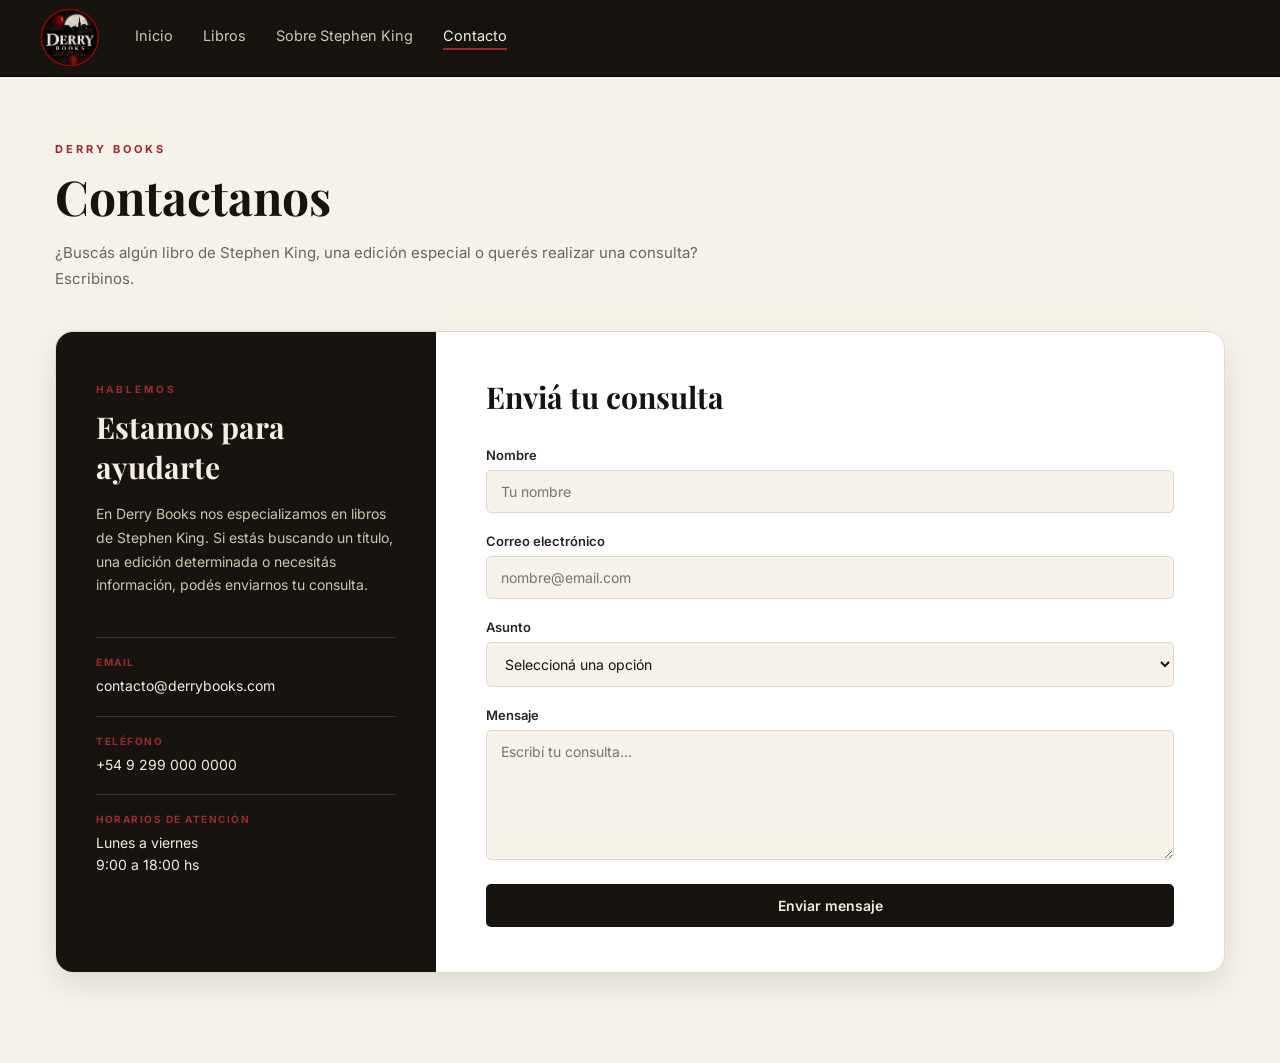
<file: Contacto.html>
<!DOCTYPE html>
<html lang="es">

<head>

  <meta charset="UTF-8">

  <meta
    name="viewport"
    content="width=device-width, initial-scale=1.0"
  >

  <title>Contacto | Derry Books</title>

  <link rel="preconnect" href="https://fonts.googleapis.com">
<link rel="icon" type="image/png" href="imagenes/logo.png">
  <link
    href="https://fonts.googleapis.com/css2?family=Playfair+Display:wght@500;600;700&family=Inter:wght@400;500;600&display=swap"
    rel="stylesheet"
  >

  <link rel="stylesheet" href="Contacto.css">

</head>


<body>


<!-- ============================================
     HEADER
     ============================================ -->

<header class="site-header">

  <div class="header-inner">

    <!-- LOGO -->

    <a class="brand" href="index.html">

      <img
        src="imagenes/logo.png"
        alt="Derry Books"
        class="brand-logo"
      >

    </a>


    <!-- NAVEGACIÓN -->

    <nav
      class="main-nav"
      aria-label="Navegación principal"
    >

      <a href="index.html">
        Inicio
      </a>

      <a href="index.html#libros">
        Libros
      </a>

      <a href="SobreKing.html">
        Sobre Stephen King
      </a>

      <a href="Contacto.html" class="active">
        Contacto
      </a>

    </nav>

  </div>

</header>



<!-- ============================================
     CONTACTO
     ============================================ -->

<main class="contact-page">

  <!-- ENCABEZADO -->

  <div class="contact-heading">

    <span class="contact-label">
      DERRY BOOKS
    </span>

    <h1>Contactanos</h1>

    <p>
      ¿Buscás algún libro de Stephen King, una edición especial
      o querés realizar una consulta? Escribinos.
    </p>

  </div>


  <!-- TARJETA -->

  <div class="contact-card">


    <!-- ========================================
         INFORMACIÓN
         ======================================== -->

    <div class="contact-info">

      <span class="info-label">
        HABLEMOS
      </span>

      <h2>
        Estamos para ayudarte
      </h2>

      <p class="info-description">
        En Derry Books nos especializamos en libros de Stephen King.
        Si estás buscando un título, una edición determinada o
        necesitás información, podés enviarnos tu consulta.
      </p>


      <!-- EMAIL -->

      <div class="info-item">

        <span class="info-title">
          EMAIL
        </span>

        <p>
          contacto@derrybooks.com
        </p>

      </div>


      <!-- TELÉFONO -->

      <div class="info-item">

        <span class="info-title">
          TELÉFONO
        </span>

        <p>
          +54 9 299 000 0000
        </p>

      </div>


      <!-- HORARIOS -->

      <div class="info-item">

        <span class="info-title">
          HORARIOS DE ATENCIÓN
        </span>

        <p>
          Lunes a viernes<br>
          9:00 a 18:00 hs
        </p>

      </div>

    </div>



    <!-- ========================================
         FORMULARIO
         ======================================== -->

    <div class="contact-form-container">

      <h2>
        Enviá tu consulta
      </h2>

      <form id="contactForm">


        <!-- NOMBRE -->

        <div class="form-group">

          <label for="nombre">
            Nombre
          </label>

          <input
            type="text"
            id="nombre"
            placeholder="Tu nombre"
            required
          >

        </div>


        <!-- EMAIL -->

        <div class="form-group">

          <label for="email">
            Correo electrónico
          </label>

          <input
            type="email"
            id="email"
            placeholder="nombre@email.com"
            required
          >

        </div>


        <!-- ASUNTO -->

        <div class="form-group">

          <label for="asunto">
            Asunto
          </label>

          <select id="asunto" required>

            <option value="">
              Seleccioná una opción
            </option>

            <option value="libro">
              Consulta por un libro
            </option>

            <option value="edicion">
              Edición especial
            </option>

            <option value="pedido">
              Consulta sobre un pedido
            </option>

            <option value="otro">
              Otra consulta
            </option>

          </select>

        </div>


        <!-- MENSAJE -->

        <div class="form-group">

          <label for="mensaje">
            Mensaje
          </label>

          <textarea
            id="mensaje"
            rows="6"
            placeholder="Escribí tu consulta..."
            required
          ></textarea>

        </div>


        <!-- BOTÓN -->

        <button
          type="submit"
          class="contact-button"
        >
          Enviar mensaje
        </button>


        <!-- MENSAJE DEL JS -->

        <p
          id="formMessage"
          class="form-message"
        ></p>

      </form>

    </div>

  </div>

</main>


<script src="Contacto.js"></script>

</body>

</html>
</file>
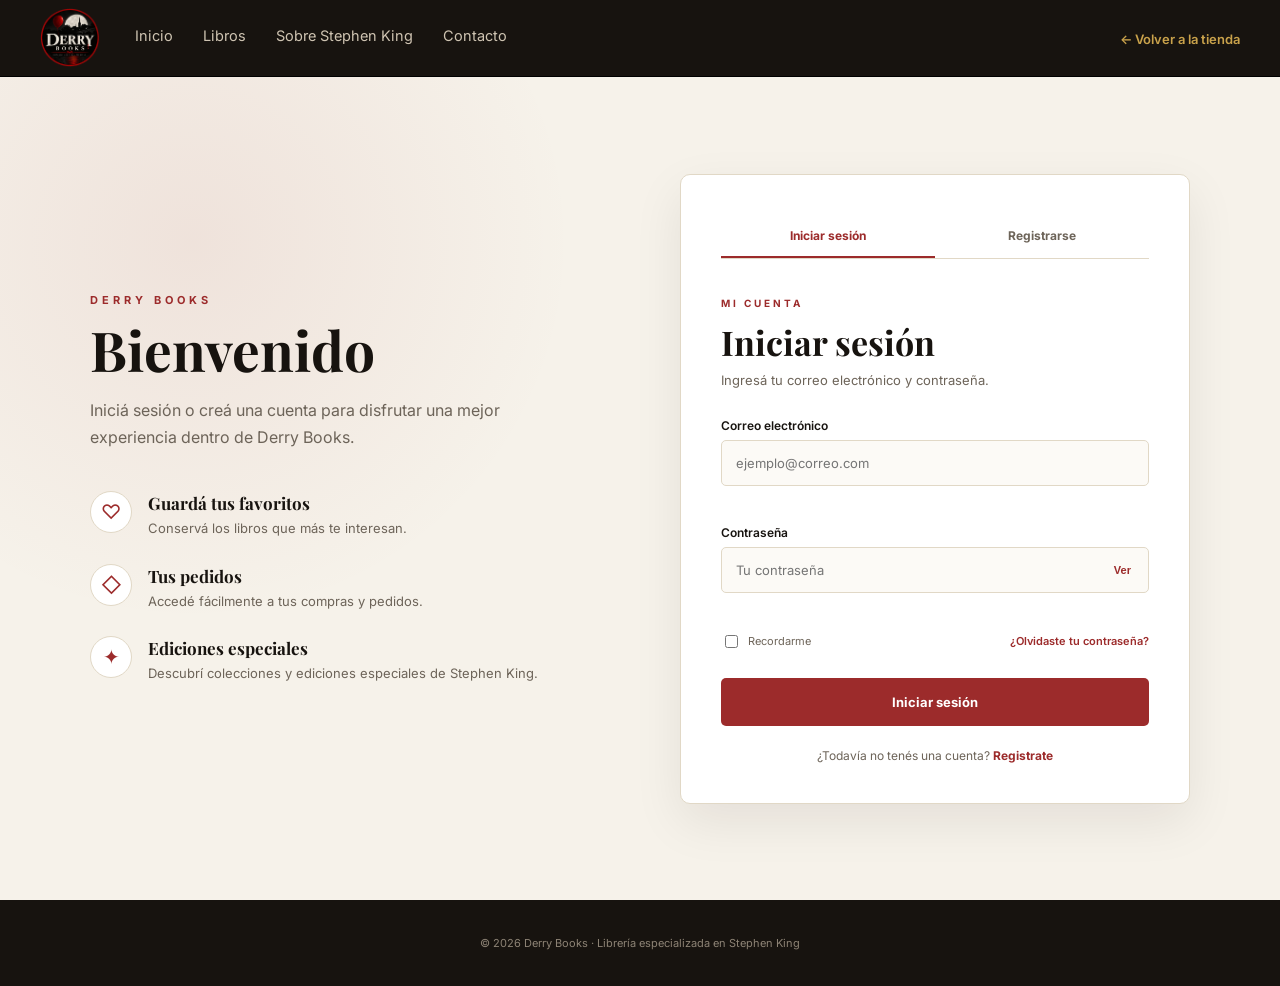
<file: Registro.html>
<!DOCTYPE html>
<html lang="es">

<head>

  <meta charset="UTF-8">

  <meta
    name="viewport"
    content="width=device-width, initial-scale=1.0"
  >

  <title>Mi cuenta | Derry Books</title>

  <!-- FAVICON -->
  <link
    rel="icon"
    type="image/png"
    href="imagenes/logo.png"
  >

  <!-- FUENTES -->
  <link rel="preconnect" href="https://fonts.googleapis.com">

  <link
    href="https://fonts.googleapis.com/css2?family=Inter:wght@400;500;600;700&family=Playfair+Display:wght@500;600;700;800&display=swap"
    rel="stylesheet"
  >

  <!-- CSS -->
  <link rel="stylesheet" href="Registros.css">

</head>


<body>


  <!-- =========================================
       HEADER
  ========================================== -->

  <header class="site-header">

    <div class="header-inner">


      <!-- LOGO -->

      <a href="index.html" class="brand">

        <img
          src="imagenes/logo.png"
          alt="Logo Derry Books"
          class="brand-logo"
        >

      </a>


      <!-- NAVEGACIÓN -->

      <nav class="main-nav">

        <a href="index.html">
          Inicio
        </a>

        <a href="index.html#libros">
          Libros
        </a>

        <a href="SobreKing.html">
          Sobre Stephen King
        </a>

        <a href="Contacto.html">
          Contacto
        </a>

      </nav>


      <!-- VOLVER -->

      <div class="header-actions">

        <a
          href="index.html"
          class="back-link"
        >
          ← Volver a la tienda
        </a>

      </div>

    </div>

  </header>



  <!-- =========================================
       CUENTA
  ========================================== -->

  <main class="register-page">

    <section class="register-container">


      <!-- =====================================
           INFORMACIÓN IZQUIERDA
      ====================================== -->

      <div class="register-info">

        <span class="eyebrow">
          DERRY BOOKS
        </span>

        <h1 id="main-title">
          Bienvenido
        </h1>

        <p
          class="register-description"
          id="main-description"
        >
          Iniciá sesión o creá una cuenta para disfrutar
          una mejor experiencia dentro de Derry Books.
        </p>


        <div class="benefits">


          <div class="benefit">

            <span class="benefit-icon">
              ♡
            </span>

            <div>

              <h3>
                Guardá tus favoritos
              </h3>

              <p>
                Conservá los libros que más te interesan.
              </p>

            </div>

          </div>


          <div class="benefit">

            <span class="benefit-icon">
              ◇
            </span>

            <div>

              <h3>
                Tus pedidos
              </h3>

              <p>
                Accedé fácilmente a tus compras y pedidos.
              </p>

            </div>

          </div>


          <div class="benefit">

            <span class="benefit-icon">
              ✦
            </span>

            <div>

              <h3>
                Ediciones especiales
              </h3>

              <p>
                Descubrí colecciones y ediciones especiales
                de Stephen King.
              </p>

            </div>

          </div>


        </div>

      </div>



      <!-- =====================================
           TARJETA
      ====================================== -->

      <div class="register-card">


        <!-- =====================================
             PESTAÑAS
        ====================================== -->

        <div class="account-tabs">

          <button
            type="button"
            class="tab-btn active"
            id="login-tab"
          >
            Iniciar sesión
          </button>

          <button
            type="button"
            class="tab-btn"
            id="register-tab"
          >
            Registrarse
          </button>

        </div>



        <!-- =====================================
             FORMULARIO INICIAR SESIÓN
        ====================================== -->

        <div
          class="account-form active-form"
          id="login-section"
        >

          <div class="form-header">

            <span class="form-label">
              MI CUENTA
            </span>

            <h2>
              Iniciar sesión
            </h2>

            <p>
              Ingresá tu correo electrónico y contraseña.
            </p>

          </div>


          <form
            id="login-form"
            novalidate
          >


            <!-- EMAIL -->

            <div class="form-group">

              <label for="login-email">
                Correo electrónico
              </label>

              <input
                type="email"
                id="login-email"
                name="login-email"
                placeholder="ejemplo@correo.com"
                autocomplete="email"
              >

              <small class="error-message"></small>

            </div>



            <!-- CONTRASEÑA -->

            <div class="form-group">

              <label for="login-password">
                Contraseña
              </label>

              <div class="password-container">

                <input
                  type="password"
                  id="login-password"
                  name="login-password"
                  placeholder="Tu contraseña"
                  autocomplete="current-password"
                >

                <button
                  type="button"
                  class="show-password"
                  id="show-login-password"
                >
                  Ver
                </button>

              </div>

              <small class="error-message"></small>

            </div>



            <!-- RECORDAR -->

            <div class="login-options">

              <label class="remember">

                <input
                  type="checkbox"
                  id="recordarme"
                >

                <span>
                  Recordarme
                </span>

              </label>


              <a
                href="#"
                id="forgot-password"
              >
                ¿Olvidaste tu contraseña?
              </a>

            </div>



            <!-- BOTÓN -->

            <button
              type="submit"
              class="register-btn"
            >
              Iniciar sesión
            </button>



            <!-- MENSAJE -->

            <div
              id="login-message"
              class="register-message"
            ></div>



            <!-- CAMBIAR A REGISTRO -->

            <p class="login-text">

              ¿Todavía no tenés una cuenta?

              <button
                type="button"
                class="text-button"
                id="go-register"
              >
                Registrate
              </button>

            </p>


          </form>

        </div>



        <!-- =====================================
             FORMULARIO REGISTRARSE
        ====================================== -->

        <div
          class="account-form"
          id="register-section"
        >

          <div class="form-header">

            <span class="form-label">
              NUEVA CUENTA
            </span>

            <h2>
              Registrarse
            </h2>

            <p>
              Completá tus datos para crear tu cuenta.
            </p>

          </div>


          <form
            id="register-form"
            novalidate
          >


            <!-- NOMBRE Y APELLIDO -->

            <div class="form-row">


              <div class="form-group">

                <label for="nombre">
                  Nombre
                </label>

                <input
                  type="text"
                  id="nombre"
                  name="nombre"
                  placeholder="Tu nombre"
                  autocomplete="given-name"
                >

                <small class="error-message"></small>

              </div>


              <div class="form-group">

                <label for="apellido">
                  Apellido
                </label>

                <input
                  type="text"
                  id="apellido"
                  name="apellido"
                  placeholder="Tu apellido"
                  autocomplete="family-name"
                >

                <small class="error-message"></small>

              </div>


            </div>



            <!-- EMAIL -->

            <div class="form-group">

              <label for="email">
                Correo electrónico
              </label>

              <input
                type="email"
                id="email"
                name="email"
                placeholder="ejemplo@correo.com"
                autocomplete="email"
              >

              <small class="error-message"></small>

            </div>



            <!-- CONTRASEÑA -->

            <div class="form-group">

              <label for="password">
                Contraseña
              </label>

              <div class="password-container">

                <input
                  type="password"
                  id="password"
                  name="password"
                  placeholder="Mínimo 8 caracteres"
                  autocomplete="new-password"
                >

                <button
                  type="button"
                  class="show-password"
                  id="show-password"
                >
                  Ver
                </button>

              </div>

              <small class="error-message"></small>

            </div>



            <!-- CONFIRMAR CONTRASEÑA -->

            <div class="form-group">

              <label for="confirm-password">
                Confirmar contraseña
              </label>

              <div class="password-container">

                <input
                  type="password"
                  id="confirm-password"
                  name="confirm-password"
                  placeholder="Repetí tu contraseña"
                  autocomplete="new-password"
                >

                <button
                  type="button"
                  class="show-password"
                  id="show-confirm-password"
                >
                  Ver
                </button>

              </div>

              <small class="error-message"></small>

            </div>



            <!-- TÉRMINOS -->

            <div class="terms">

              <input
                type="checkbox"
                id="terminos"
                name="terminos"
              >

              <label for="terminos">

                Acepto los

                <a href="#">
                  términos y condiciones
                </a>

                y la

                <a href="#">
                  política de privacidad
                </a>.

              </label>

            </div>


            <small
              class="terms-error"
              id="terms-error"
            ></small>



            <!-- BOTÓN -->

            <button
              type="submit"
              class="register-btn"
            >
              Crear cuenta
            </button>



            <!-- MENSAJE -->

            <div
              id="register-message"
              class="register-message"
            ></div>



            <!-- CAMBIAR A LOGIN -->

            <p class="login-text">

              ¿Ya tenés una cuenta?

              <button
                type="button"
                class="text-button"
                id="go-login"
              >
                Iniciar sesión
              </button>

            </p>


          </form>

        </div>


      </div>

    </section>

  </main>



  <!-- =========================================
       FOOTER
  ========================================== -->

  <footer class="site-footer">

    <p>
      © 2026 Derry Books · Librería especializada en Stephen King
    </p>

  </footer>



  <!-- JAVASCRIPT -->

  <script src="Registros.js"></script>

</body>

</html>
</file>
<file: Contacto.css>
/* =============================================
   COLORES
   ============================================= */

:root {
  --ink: #17130f;
  --ink-soft: #2a2320;

  --paper: #f6f2ea;
  --paper-dim: #efe9dd;

  --line: #e1d8c6;

  --blood: #9c2b2b;
  --blood-dark: #6f1d1d;

  --gold: #c9a24b;
  --muted: #6d6459;
  --green: #3f7d4f;

  --serif: 'Playfair Display', Georgia, 'Times New Roman', serif;

  --sans: 'Inter', -apple-system, BlinkMacSystemFont, 'Segoe UI', sans-serif;
}


/* =============================================
   GENERAL
   ============================================= */

* {
  box-sizing: border-box;
}

html {
  scroll-behavior: smooth;
}

body {
  margin: 0;

  font-family: var(--sans);

  background: var(--paper);

  color: var(--ink);
}

a {
  color: inherit;
  text-decoration: none;
}

img {
  max-width: 100%;
  display: block;
}


/* =============================================
   HEADER
   ============================================= */

.site-header {
  background: var(--ink);

  color: #efe6d8;

  position: sticky;

  top: 0;

  z-index: 40;

  border-bottom: 1px solid #000;
}


.header-inner {
  max-width: 1440px;

  margin: 0 auto;

  padding: 8px 40px;

  display: flex;

  align-items: center;

  gap: 35px;
}


/* LOGO */

.brand {
  display: flex;

  align-items: center;

  flex-shrink: 0;
}


.brand-logo {
  width: 60px;

  height: 60px;

  object-fit: contain;
}


/* =============================================
   NAVEGACIÓN
   ============================================= */

.main-nav {
  display: flex;

  gap: 30px;

  flex: 1;
}


.main-nav a {
  font-size: 14.5px;

  color: #cfc4b2;

  padding-bottom: 4px;

  border-bottom: 2px solid transparent;

  transition:
    color .15s ease,
    border-color .15s ease;

  white-space: nowrap;
}


.main-nav a:hover {
  color: #f4ede0;
}


.main-nav a.active {
  color: #f4ede0;

  border-bottom-color: var(--blood);
}


/* =============================================
   PÁGINA CONTACTO
   ============================================= */

.contact-page {
  max-width: 1250px;

  margin: 0 auto;

  padding: 65px 40px 90px;
}


/* =============================================
   TÍTULO
   ============================================= */

.contact-heading {
  margin-bottom: 40px;
}


.contact-label {
  display: block;

  margin-bottom: 8px;

  color: var(--blood);

  font-size: 11px;

  font-weight: 700;

  letter-spacing: 3px;
}


.contact-heading h1 {
  margin: 0 0 12px;

  font-family: var(--serif);

  font-size: 48px;

  color: var(--ink);
}


.contact-heading p {
  max-width: 650px;

  margin: 0;

  color: var(--muted);

  font-size: 15px;

  line-height: 1.7;
}


/* =============================================
   TARJETA
   ============================================= */

.contact-card {
  display: grid;

  grid-template-columns: 380px 1fr;

  overflow: hidden;

  background: #fff;

  border: 1px solid var(--line);

  border-radius: 18px;

  box-shadow:
    0 12px 28px rgba(23, 19, 15, .10);
}


/* =============================================
   INFORMACIÓN IZQUIERDA
   ============================================= */

.contact-info {
  padding: 45px 40px;

  background: var(--ink);

  color: #f4ede0;
}


.info-label {
  color: var(--blood);

  font-size: 10px;

  font-weight: 700;

  letter-spacing: 3px;
}


.contact-info h2 {
  margin: 10px 0 15px;

  font-family: var(--serif);

  font-size: 30px;
}


.info-description {
  margin: 0 0 40px;

  color: #cfc4b2;

  font-size: 14px;

  line-height: 1.7;
}


.info-item {
  padding: 18px 0;

  border-top: 1px solid #3b342e;
}


.info-title {
  display: block;

  margin-bottom: 7px;

  color: var(--blood);

  font-size: 10px;

  font-weight: 700;

  letter-spacing: 1.5px;
}


.info-item p {
  margin: 0;

  color: #f4ede0;

  font-size: 14px;

  line-height: 1.6;
}


/* =============================================
   FORMULARIO
   ============================================= */

.contact-form-container {
  padding: 45px 50px;
}


.contact-form-container h2 {
  margin: 0 0 30px;

  font-family: var(--serif);

  font-size: 30px;

  color: var(--ink);
}


.form-group {
  margin-bottom: 20px;
}


.form-group label {
  display: block;

  margin-bottom: 7px;

  color: var(--ink-soft);

  font-size: 13px;

  font-weight: 600;
}


.form-group input,
.form-group select,
.form-group textarea {
  width: 100%;

  padding: 12px 14px;

  font-family: var(--sans);

  font-size: 14px;

  color: var(--ink);

  background: var(--paper);

  border: 1px solid var(--line);

  border-radius: 5px;

  outline: none;

  transition:
    border-color .15s ease,
    box-shadow .15s ease;
}


.form-group textarea {
  resize: vertical;

  min-height: 130px;
}


.form-group input:focus,
.form-group select:focus,
.form-group textarea:focus {
  border-color: var(--blood);

  box-shadow:
    0 0 0 2px rgba(156, 43, 43, .10);
}


/* =============================================
   BOTÓN
   ============================================= */

.contact-button {
  width: 100%;

  padding: 13px 20px;

  background: var(--ink);

  color: #f4ede0;

  border: none;

  border-radius: 5px;

  font-family: var(--sans);

  font-size: 14px;

  font-weight: 600;

  cursor: pointer;

  transition:
    background .15s ease,
    transform .15s ease;
}


.contact-button:hover {
  background: var(--blood);

  transform: translateY(-1px);
}


/* =============================================
   MENSAJE
   ============================================= */

.form-message {
  display: none;

  margin: 15px 0 0;

  padding: 12px;

  background: #edf4ee;

  border-left: 3px solid var(--green);

  color: var(--green);

  font-size: 13px;
}


.form-message.visible {
  display: block;
}


/* =============================================
   RESPONSIVE
   ============================================= */

@media (max-width: 800px) {

  .contact-card {
    grid-template-columns: 1fr;
  }

}


@media (max-width: 750px) {

  .header-inner {
    padding: 10px 18px;

    flex-wrap: wrap;
  }


  .main-nav {
    gap: 18px;

    flex-wrap: wrap;
  }


  .main-nav a {
    font-size: 13px;
  }


  .contact-page {
    padding: 40px 18px 60px;
  }


  .contact-heading h1 {
    font-size: 38px;
  }


  .contact-info,
  .contact-form-container {
    padding: 30px 25px;
  }

}
</file>
<file: Registros.css>
/* ============================================
   VARIABLES
============================================ */

:root {

  --ink: #17130f;
  --ink-soft: #2a2320;

  --paper: #f6f2ea;
  --paper-dim: #efe9dd;

  --line: #e1d8c6;

  --blood: #9c2b2b;
  --blood-dark: #6f1d1d;

  --gold: #c9a24b;

  --muted: #6d6459;

  --green: #3f7d4f;

  --serif:
    'Playfair Display',
    Georgia,
    'Times New Roman',
    serif;

  --sans:
    'Inter',
    -apple-system,
    BlinkMacSystemFont,
    'Segoe UI',
    sans-serif;

}


/* ============================================
   GENERAL
============================================ */

* {
  box-sizing: border-box;
}

html {
  scroll-behavior: smooth;
}

body {

  margin: 0;

  font-family: var(--sans);

  background: var(--paper);

  color: var(--ink);

}

a {
  text-decoration: none;
}


/* ============================================
   HEADER
============================================ */

.site-header {

  background: var(--ink);

  color: #efe6d8;

  position: sticky;

  top: 0;

  z-index: 40;

  border-bottom: 1px solid #000;

}


.header-inner {

  max-width: 1440px;

  margin: 0 auto;

  padding: 8px 40px;

  display: flex;

  align-items: center;

  gap: 35px;

}


.brand {

  display: flex;

  align-items: center;

  flex-shrink: 0;

}


.brand-logo {

  width: 60px;

  height: 60px;

  object-fit: contain;

  display: block;

}


.main-nav {

  display: flex;

  gap: 30px;

  flex: 1;

}


.main-nav a {

  font-size: 14.5px;

  color: #cfc4b2;

  padding-bottom: 4px;

  border-bottom: 2px solid transparent;

  transition: color .15s ease;

  white-space: nowrap;

}


.main-nav a:hover {
  color: #f4ede0;
}


.header-actions {
  margin-left: auto;
}


.back-link {

  color: var(--gold);

  font-size: 13px;

  font-weight: 600;

}


.back-link:hover {
  color: #e0bd6d;
}


/* ============================================
   PÁGINA CUENTA
============================================ */

.register-page {

  min-height: calc(100vh - 77px);

  display: flex;

  align-items: center;

  justify-content: center;

  padding: 65px 40px;

  background:
    radial-gradient(
      circle at 15% 20%,
      rgba(156, 43, 43, .08),
      transparent 30%
    ),
    var(--paper);

}


.register-container {

  width: 100%;

  max-width: 1100px;

  display: grid;

  grid-template-columns: 1fr 1fr;

  gap: 80px;

  align-items: center;

}


/* ============================================
   INFORMACIÓN IZQUIERDA
============================================ */

.register-info {
  padding-right: 20px;
}


.eyebrow {

  display: block;

  margin-bottom: 15px;

  color: var(--blood);

  font-size: 11px;

  font-weight: 700;

  letter-spacing: 4px;

}


.register-info h1 {

  margin: 0 0 20px;

  font-family: var(--serif);

  font-size: 55px;

  line-height: 1;

  color: var(--ink);

}


.register-description {

  max-width: 470px;

  margin: 0 0 40px;

  color: var(--muted);

  font-size: 16px;

  line-height: 1.7;

}


/* ============================================
   BENEFICIOS
============================================ */

.benefits {

  display: flex;

  flex-direction: column;

  gap: 25px;

}


.benefit {

  display: flex;

  align-items: flex-start;

  gap: 16px;

}


.benefit-icon {

  width: 42px;

  height: 42px;

  flex-shrink: 0;

  display: flex;

  align-items: center;

  justify-content: center;

  border: 1px solid var(--line);

  background: #fff;

  color: var(--blood);

  font-size: 20px;

  border-radius: 50%;

}


.benefit h3 {

  margin: 1px 0 5px;

  font-family: var(--serif);

  font-size: 17px;

}


.benefit p {

  margin: 0;

  color: var(--muted);

  font-size: 13px;

  line-height: 1.5;

}


/* ============================================
   TARJETA
============================================ */

.register-card {

  padding: 40px;

  background: #fff;

  border: 1px solid var(--line);

  border-radius: 10px;

  box-shadow:
    0 18px 50px rgba(23, 19, 15, .08);

}


/* ============================================
   PESTAÑAS
============================================ */

.account-tabs {

  display: grid;

  grid-template-columns: 1fr 1fr;

  margin-bottom: 32px;

  border-bottom: 1px solid var(--line);

}


.tab-btn {

  padding: 13px 5px;

  border: none;

  border-bottom: 2px solid transparent;

  background: transparent;

  color: var(--muted);

  font-family: var(--sans);

  font-size: 12px;

  font-weight: 700;

  cursor: pointer;

  transition:
    color .2s ease,
    border-color .2s ease;

}


.tab-btn:hover {
  color: var(--ink);
}


.tab-btn.active {

  color: var(--blood);

  border-bottom-color: var(--blood);

}


/* ============================================
   MOSTRAR / OCULTAR FORMULARIOS
============================================ */

.account-form {
  display: none;
}


.account-form.active-form {
  display: block;
}


/* ============================================
   ENCABEZADO FORMULARIO
============================================ */

.form-header {
  margin-bottom: 30px;
}


.form-label {

  color: var(--blood);

  font-size: 10px;

  font-weight: 700;

  letter-spacing: 3px;

}


.form-header h2 {

  margin: 8px 0 7px;

  font-family: var(--serif);

  font-size: 34px;

}


.form-header p {

  margin: 0;

  color: var(--muted);

  font-size: 13px;

}


/* ============================================
   FORMULARIOS
============================================ */

.form-row {

  display: grid;

  grid-template-columns: 1fr 1fr;

  gap: 15px;

}


.form-group {
  margin-bottom: 19px;
}


.form-group label {

  display: block;

  margin-bottom: 7px;

  font-size: 12px;

  font-weight: 600;

}


.form-group input {

  width: 100%;

  height: 46px;

  padding: 0 14px;

  border: 1px solid var(--line);

  border-radius: 5px;

  background: #fcfaf6;

  color: var(--ink);

  font-family: var(--sans);

  font-size: 13px;

  outline: none;

  transition:
    border .2s ease,
    box-shadow .2s ease;

}


.form-group input:focus {

  border-color: var(--blood);

  box-shadow:
    0 0 0 3px rgba(156, 43, 43, .08);

}


.form-group input.input-error {
  border-color: var(--blood);
}


/* ============================================
   CONTRASEÑA
============================================ */

.password-container {
  position: relative;
}


.password-container input {
  padding-right: 70px;
}


.show-password {

  position: absolute;

  top: 50%;

  right: 12px;

  transform: translateY(-50%);

  border: none;

  background: transparent;

  color: var(--blood);

  font-size: 11px;

  font-weight: 700;

  cursor: pointer;

}


/* ============================================
   ERRORES
============================================ */

.error-message {

  display: block;

  min-height: 15px;

  margin-top: 5px;

  color: var(--blood);

  font-size: 10px;

}


.terms-error {

  display: block;

  min-height: 16px;

  margin: 5px 0 8px;

  color: var(--blood);

  font-size: 10px;

}


/* ============================================
   LOGIN
============================================ */

.login-options {

  display: flex;

  justify-content: space-between;

  align-items: center;

  gap: 15px;

  margin: 0 0 22px;

}


.remember {

  display: flex;

  align-items: center;

  gap: 7px;

  color: var(--muted);

  font-size: 11px;

  cursor: pointer;

}


.remember input {
  accent-color: var(--blood);
}


.login-options a {

  color: var(--blood);

  font-size: 11px;

  font-weight: 600;

}


.login-options a:hover {
  text-decoration: underline;
}


/* ============================================
   TÉRMINOS
============================================ */

.terms {

  display: flex;

  align-items: flex-start;

  gap: 9px;

}


.terms input {

  margin-top: 3px;

  accent-color: var(--blood);

}


.terms label {

  color: var(--muted);

  font-size: 11px;

  line-height: 1.5;

}


.terms a {

  color: var(--blood);

  font-weight: 600;

}


/* ============================================
   BOTÓN PRINCIPAL
============================================ */

.register-btn {

  width: 100%;

  height: 48px;

  margin-top: 5px;

  border: none;

  border-radius: 5px;

  background: var(--blood);

  color: #fff;

  font-family: var(--sans);

  font-size: 13px;

  font-weight: 700;

  cursor: pointer;

  transition:
    background .2s ease,
    transform .2s ease;

}


.register-btn:hover {

  background: var(--blood-dark);

  transform: translateY(-1px);

}


/* ============================================
   MENSAJES
============================================ */

.register-message {

  display: none;

  margin-top: 17px;

  padding: 12px;

  border-radius: 5px;

  text-align: center;

  font-size: 12px;

}


.register-message.success {

  display: block;

  background: rgba(63, 125, 79, .1);

  border: 1px solid rgba(63, 125, 79, .3);

  color: var(--green);

}


.register-message.error {

  display: block;

  background: rgba(156, 43, 43, .08);

  border: 1px solid rgba(156, 43, 43, .25);

  color: var(--blood);

}


/* ============================================
   CAMBIAR FORMULARIO
============================================ */

.login-text {

  margin: 22px 0 0;

  text-align: center;

  color: var(--muted);

  font-size: 12px;

}


.text-button {

  padding: 0;

  border: none;

  background: transparent;

  color: var(--blood);

  font-family: var(--sans);

  font-size: 12px;

  font-weight: 700;

  cursor: pointer;

}


.text-button:hover {
  text-decoration: underline;
}


/* ============================================
   FOOTER
============================================ */

.site-footer {

  padding: 25px 20px;

  background: var(--ink);

  color: #8d8375;

  text-align: center;

  font-size: 11px;

}


/* ============================================
   RESPONSIVE
============================================ */

@media(max-width: 950px) {

  .main-nav {
    display: none;
  }


  .register-container {

    grid-template-columns: 1fr;

    max-width: 600px;

    gap: 45px;

  }


  .register-info {

    text-align: center;

    padding: 0;

  }


  .register-description {

    margin-left: auto;

    margin-right: auto;

  }


  .benefits {

    max-width: 420px;

    margin: auto;

    text-align: left;

  }

}


@media(max-width: 600px) {

  .header-inner {
    padding: 8px 18px;
  }


  .back-link {
    font-size: 11px;
  }


  .register-page {
    padding: 40px 18px;
  }


  .register-info h1 {
    font-size: 42px;
  }


  .register-card {
    padding: 28px 20px;
  }


  .form-row {

    grid-template-columns: 1fr;

    gap: 0;

  }


  .login-options {

    align-items: flex-start;

    flex-direction: column;

  }

}
</file>
